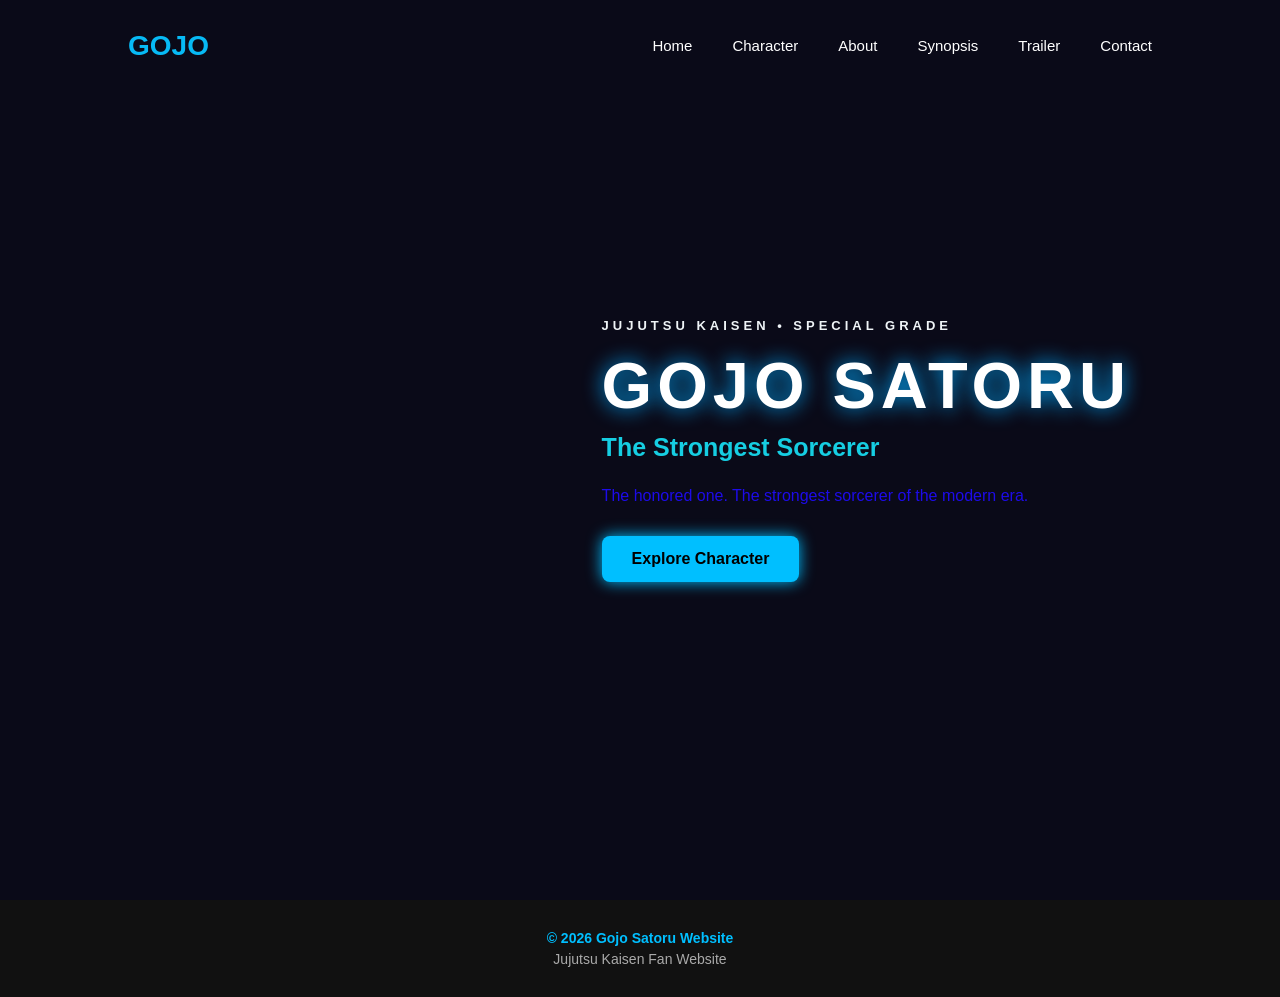
<file: index.html>
<!DOCTYPE html>
<html lang="id">

<head>
    <meta charset="UTF-8">
    <meta name="viewport" content="width=device-width, initial-scale=1.0">

    <title>Gojo Satoru</title>

    <link rel="stylesheet" href="style.css">
</head>

<body>

    <!-- Video Background -->
    <video class="bg-video" autoplay muted loop playsinline>
        <source src="asset/gojo5.mp4.mp4" type="video/mp4">
    </video>

    <!-- Navbar -->
    <nav class="navbar">
        <h2 class="logo">GOJO</h2>

        <ul class="nav-menu">
            <li><a href="index.html">Home</a></li>
            <li><a href="character.html">Character</a></li>
            <li><a href="about.html">About</a></li>
            <li><a href="synopsis.html">Synopsis</a></li>
            <li><a href="trailer.html">Trailer</a></li>
            <li><a href="contact.html">Contact</a></li>
        </ul>
    </nav>

    <!-- Hero Section -->
    <header class="hero">
        <div class="hero-content">

            <p class="tagline">
                JUJUTSU KAISEN • SPECIAL GRADE
            </p>

            <h1>GOJO SATORU</h1>

            <h2>The Strongest Sorcerer</h2>

            <p class="description">
                The honored one. The strongest sorcerer of the modern era.
            </p>

            <button onclick="window.location.href='character.html'">
                Explore Character
            </button>

        </div>
       </header>

    <!-- Footer -->
    <footer>
        <p>© 2026 Gojo Satoru Website</p>
        <p>Jujutsu Kaisen Fan Website</p>
    </footer>

</body>
</html>
</file>
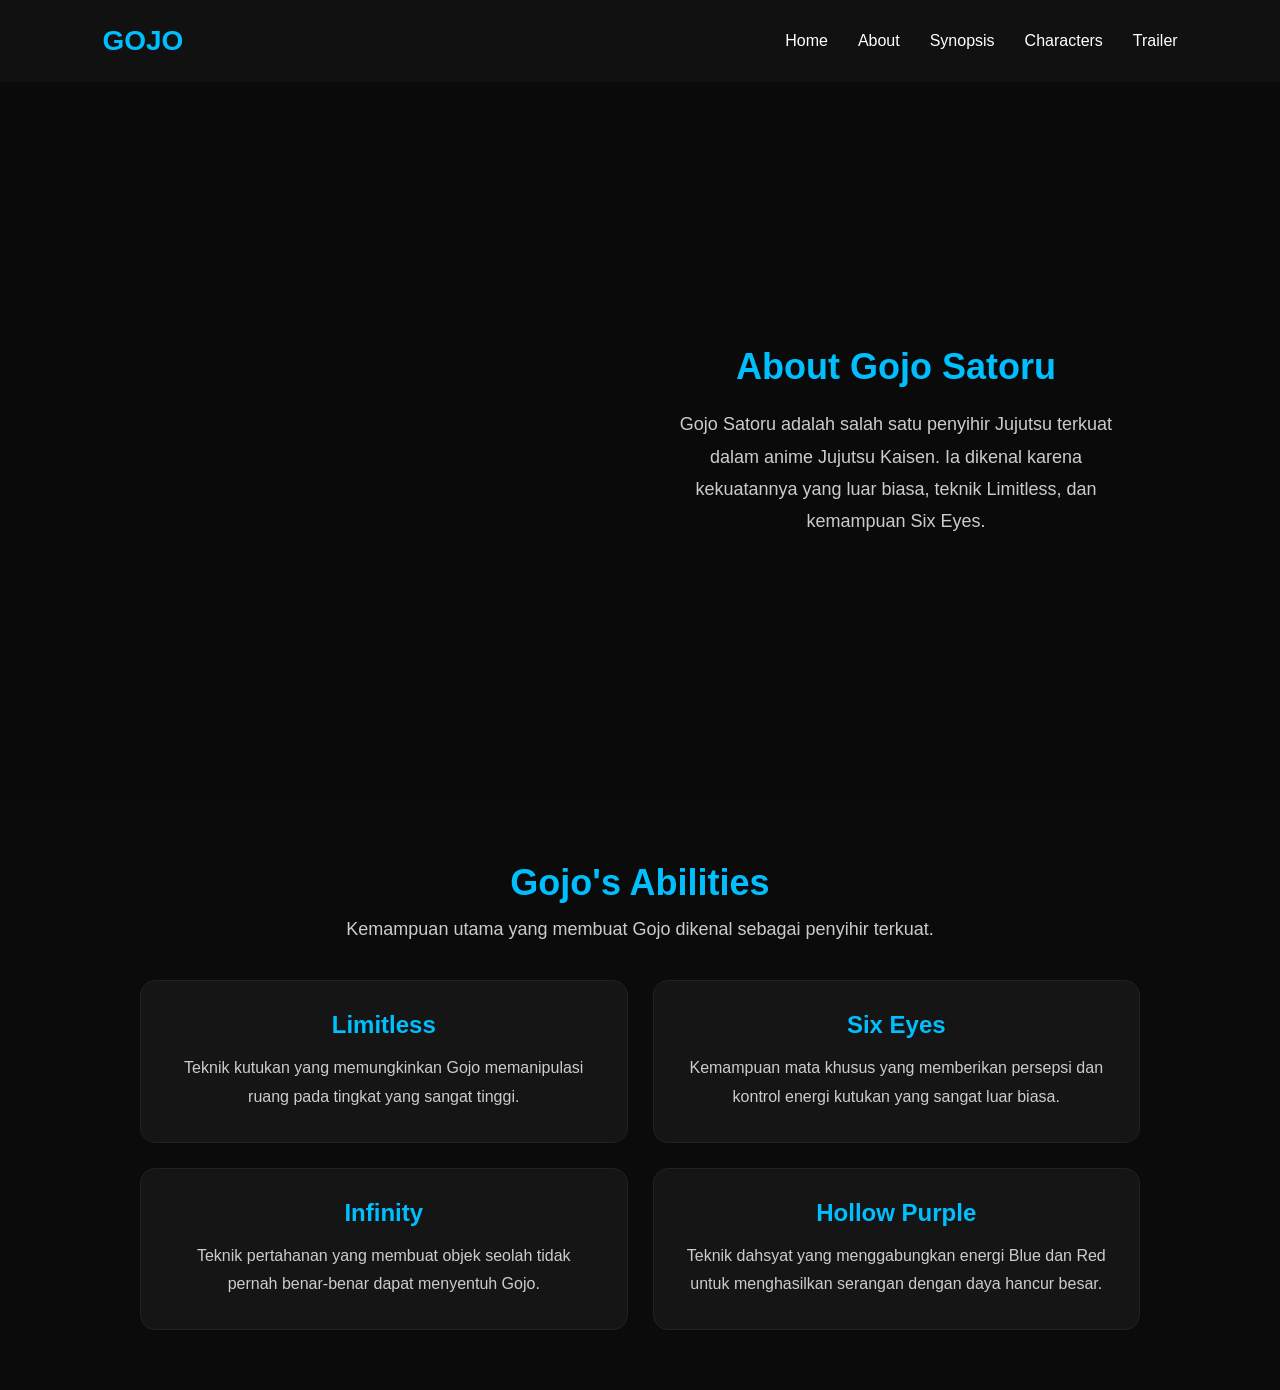
<file: about.html>
<!DOCTYPE html>
<html lang="en">
<head>
    <meta charset="UTF-8">
    <meta name="viewport" content="width=device-width, initial-scale=1.0">
    <title>About Gojo</title>
    <link rel="stylesheet" href="about.css">
</head>
<body>

    <nav>
    <div class="logo">GOJO</div>

    <ul>
        <li><a href="index.html">Home</a></li>
        <li><a href="about.html">About</a></li>
        <li><a href="synopsis.html">Synopsis</a></li>
        <li><a href="character.html">Characters</a></li>
        <li><a href="trailer.html">Trailer</a></li>
    </ul>
</nav>


    <section class="about">
    <div class="about-container">

        <!-- Video Gojo -->
        <div class="about-video">
            <video autoplay muted loop playsinline>
                <source src="asset/Gojo.mp4" type="video/mp4">
                Browser kamu tidak mendukung video.
            </video>
        </div>

        <!-- Deskripsi Gojo -->
        <div class="about-content">
            <h1>About Gojo Satoru</h1>

            <p>
                Gojo Satoru adalah salah satu penyihir Jujutsu
                terkuat dalam anime Jujutsu Kaisen.
                Ia dikenal karena kekuatannya yang luar biasa,
                teknik Limitless, dan kemampuan Six Eyes.
            </p>
        </div>

    </div>
</section>

    <!-- Kemampuan Gojo -->
    <section class="abilities">
        <h1>Gojo's Abilities</h1>
        <p class="abilities-subtitle">
            Kemampuan utama yang membuat Gojo dikenal sebagai penyihir terkuat.
        </p>

        <div class="ability-container">

            <div class="ability-card">
                <h2>Limitless</h2>
                <p>
                    Teknik kutukan yang memungkinkan Gojo memanipulasi ruang
                    pada tingkat yang sangat tinggi.
                </p>
            </div>

            <div class="ability-card">
                <h2>Six Eyes</h2>
                <p>
                    Kemampuan mata khusus yang memberikan persepsi dan kontrol
                    energi kutukan yang sangat luar biasa.
                </p>
            </div>

            <div class="ability-card">
                <h2>Infinity</h2>
                <p>
                    Teknik pertahanan yang membuat objek seolah tidak pernah
                    benar-benar dapat menyentuh Gojo.
                </p>
            </div>

            <div class="ability-card">
                <h2>Hollow Purple</h2>
                <p>
                    Teknik dahsyat yang menggabungkan energi Blue dan Red
                    untuk menghasilkan serangan dengan daya hancur besar.
                </p>
            </div>

        </div>
    </section>
    
</body>
</html>
</file>
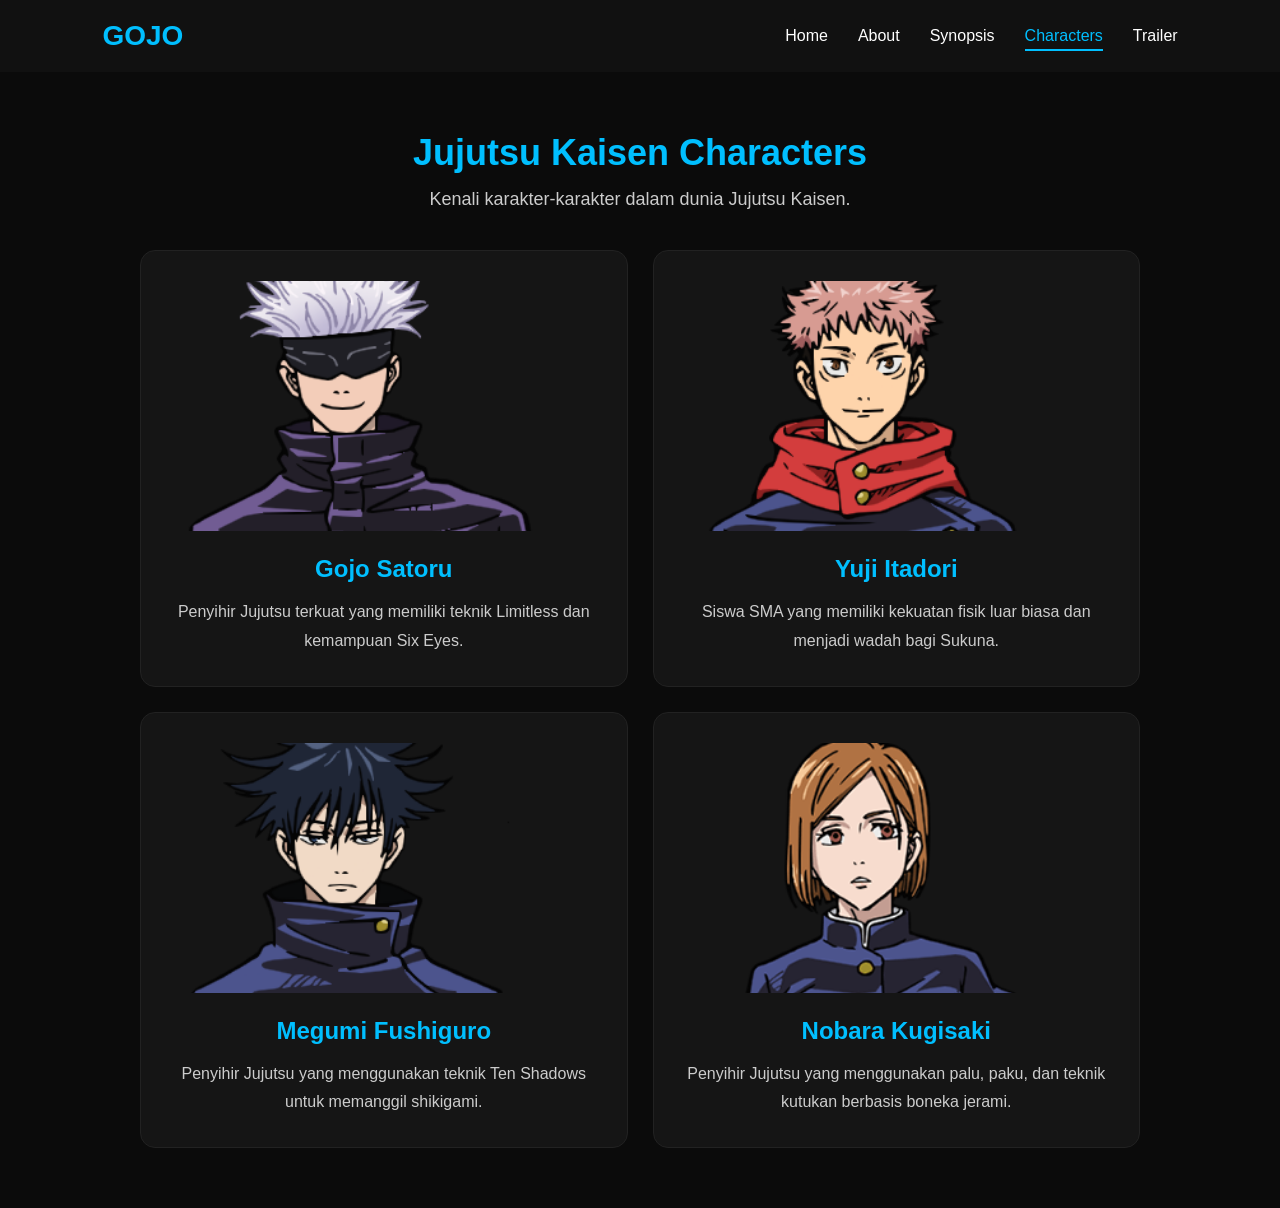
<file: character.html>
<!DOCTYPE html>
<html lang="id">
<head>
    <meta charset="UTF-8">
    <meta name="viewport" content="width=device-width, initial-scale=1.0">
    <title>Characters - Jujutsu Kaisen</title>
    <link rel="stylesheet" href="character.css">
    <script src="script.js" defer></script>
</head>
<body>

    <!-- Navbar -->
    <nav>
    <div class="logo">GOJO</div>

    <ul>
        <li><a href="index.html">Home</a></li>
        <li><a href="about.html">About</a></li>
        <li><a href="synopsis.html">Synopsis</a></li>
        <li><a href="character.html" class="active">Characters</a></li>
        <li><a href="trailer.html">Trailer</a></li>
    </ul>
</nav>

    <!-- Characters -->
    <section class="characters">

        <h1>Jujutsu Kaisen Characters</h1>
        <p class="subtitle">Kenali karakter-karakter dalam dunia Jujutsu Kaisen.</p>

        <div class="character-container">

            <!-- Gojo -->
            <div class="character-card" onclick="openGojoModal()">
    <img src="asset/gojo.jpg" alt="Gojo Satoru">
    <h2>Gojo Satoru</h2>
    <p>
        Penyihir Jujutsu terkuat yang memiliki teknik
        Limitless dan kemampuan Six Eyes.
    </p>
</div>
            <!-- Yuji -->
            <div class="character-card" onclick="openYujiModal()">

                <img src="asset/yuji.jpg" alt="Yuji Itadori">
                <h2>Yuji Itadori</h2>
                <p>
                    Siswa SMA yang memiliki kekuatan fisik luar biasa
                    dan menjadi wadah bagi Sukuna.
                </p>
            </div>

            <!-- Megumi -->
            <!-- Megumi -->
<div class="character-card" onclick="openMegumiModal()">

            <img src="asset/megumi.jpg" alt="Megumi">
                <h2>Megumi Fushiguro</h2>
                <p>
                    Penyihir Jujutsu yang menggunakan teknik
                    Ten Shadows untuk memanggil shikigami.
                </p>
            </div>

            <!-- Nobara -->
            <div class="character-card" onclick="openNobaraModal()">

                <img src="asset/nobara.jpg" alt="Nobara">
                <h2>Nobara Kugisaki</h2>
                <p>
                    Penyihir Jujutsu yang menggunakan palu,
                    paku, dan teknik kutukan berbasis boneka jerami.
                </p>
            </div>

        </div>

    </section>

    <!-- Popup Detail Gojo -->
<div id="gojoModal" class="modal" onclick="closeGojoModal()">
    <div class="modal-content">
        <span class="close" onclick="closeGojoModal()">&times;</span>

        <h2>Gojo Satoru</h2>

        <p>
            Satoru Gojo adalah salah satu penyihir Jujutsu terkuat
            dalam dunia Jujutsu Kaisen. Ia merupakan pengguna
            Six Eyes dan teknik Limitless.
        </p>

        <p>
            Gojo dikenal memiliki kemampuan luar biasa dalam
            pertarungan serta berperan sebagai guru bagi para
            penyihir Jujutsu muda.
        </p>
    </div>
</div>

<!-- Popup Detail Megumi -->
<div id="megumiModal" class="modal">
    <div class="modal-content">
        <span class="close" onclick="closeMegumiModal()">&times;</span>

        <h2>Megumi Fushiguro</h2>

        <p>
            Megumi Fushiguro adalah penyihir Jujutsu yang menggunakan
            teknik Ten Shadows untuk memanggil berbagai shikigami.
        </p>

        <p>
            Ia dikenal sebagai penyihir yang tenang dan memiliki
            potensi besar dalam dunia Jujutsu.
        </p>
    </div>
</div>


<!-- Popup Detail Nobara -->
<div id="nobaraModal" class="modal">
    <div class="modal-content">
        <span class="close" onclick="closeNobaraModal()">&times;</span>

        <h2>Nobara Kugisaki</h2>

        <p>
            Nobara Kugisaki adalah penyihir Jujutsu yang menggunakan
            palu, paku, dan teknik kutukan Straw Doll Technique.
        </p>

        <p>
            Ia memiliki kepribadian yang percaya diri, berani,
            dan tidak mudah menyerah dalam menghadapi musuh.
        </p>
    </div>
</div>



    <!-- Popup Detail Yuji -->
<div id="yujiModal" class="modal">
    <div class="modal-content">
        <span class="close" onclick="closeYujiModal()">&times;</span>

        <h2>Yuji Itadori</h2>

        <p>
            Yuji Itadori adalah siswa SMA yang memiliki kekuatan fisik
            luar biasa dan menjadi wadah bagi Ryomen Sukuna.
        </p>

        <p>
            Meskipun terlibat dalam dunia Jujutsu, Yuji tetap berusaha
            menghargai kehidupan manusia dan melindungi orang-orang di sekitarnya.
        </p>
    </div>
</div>

</body>
</html>
</file>
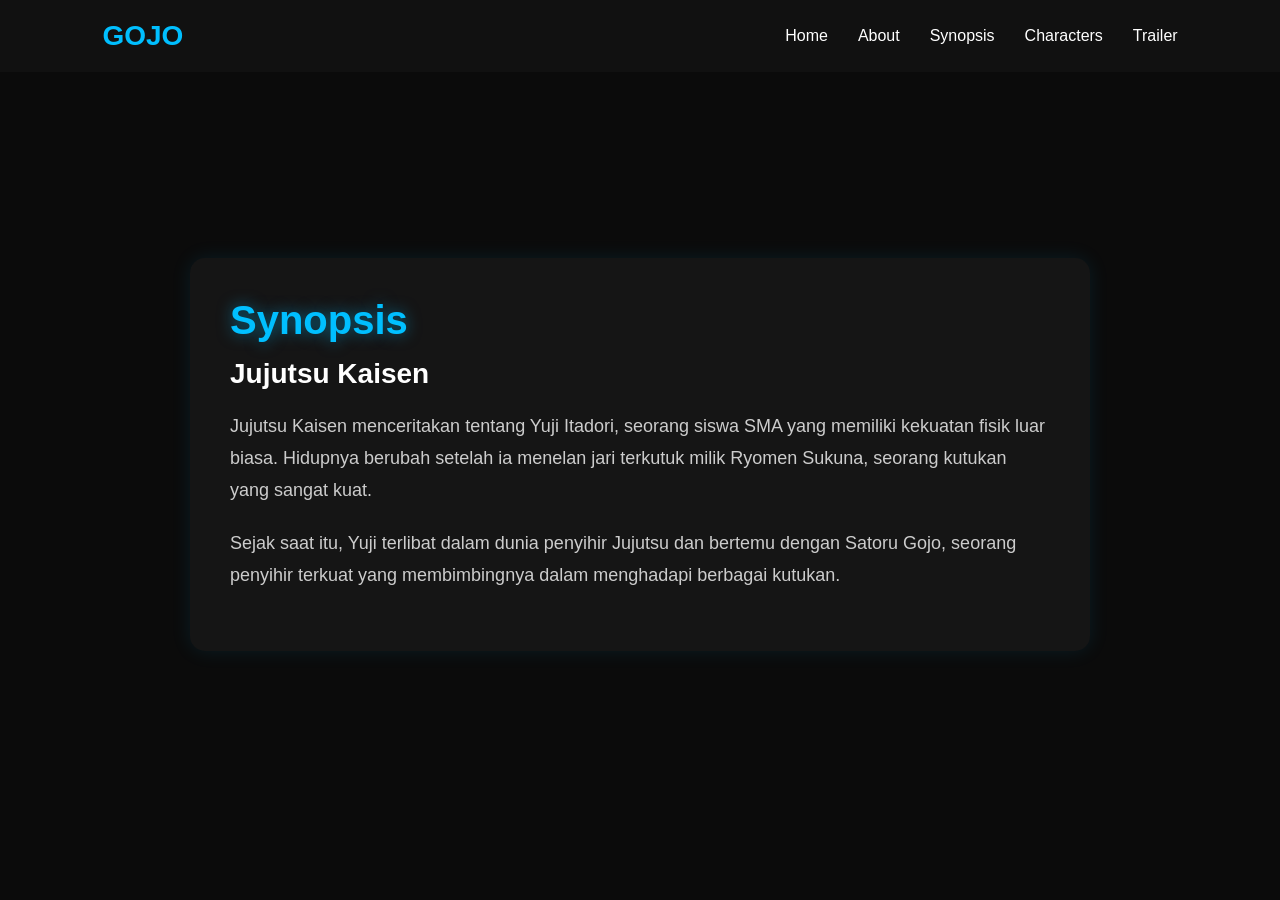
<file: synopsis.html>
<!DOCTYPE html>
<html lang="id">
<head>
    <meta charset="UTF-8">
    <meta name="viewport" content="width=device-width, initial-scale=1.0">
    <title>Synopsis - Jujutsu Kaisen</title>
    <link rel="stylesheet" href="synopsis.css">
</head>
<body>

    <!-- Navbar -->
    <nav>
    <div class="logo">GOJO</div>

    <ul>
        <li><a href="index.html">Home</a></li>
        <li><a href="about.html">About</a></li>
        <li><a href="synopsis.html">Synopsis</a></li>
        <li><a href="character.html">Characters</a></li>
        <li><a href="trailer.html">Trailer</a></li>
    </ul>
</nav>
    <!-- Synopsis -->
    <section class="synopsis">
        <div class="synopsis-content">
            <h1>Synopsis</h1>

            <h2>Jujutsu Kaisen</h2>

            <p>
                Jujutsu Kaisen menceritakan tentang Yuji Itadori,
                seorang siswa SMA yang memiliki kekuatan fisik luar biasa.
                Hidupnya berubah setelah ia menelan jari terkutuk milik
                Ryomen Sukuna, seorang kutukan yang sangat kuat.
            </p>

            <p>
                Sejak saat itu, Yuji terlibat dalam dunia penyihir Jujutsu
                dan bertemu dengan Satoru Gojo, seorang penyihir terkuat
                yang membimbingnya dalam menghadapi berbagai kutukan.
            </p>
        </div>
    </section>

</body>
</html>
</file>
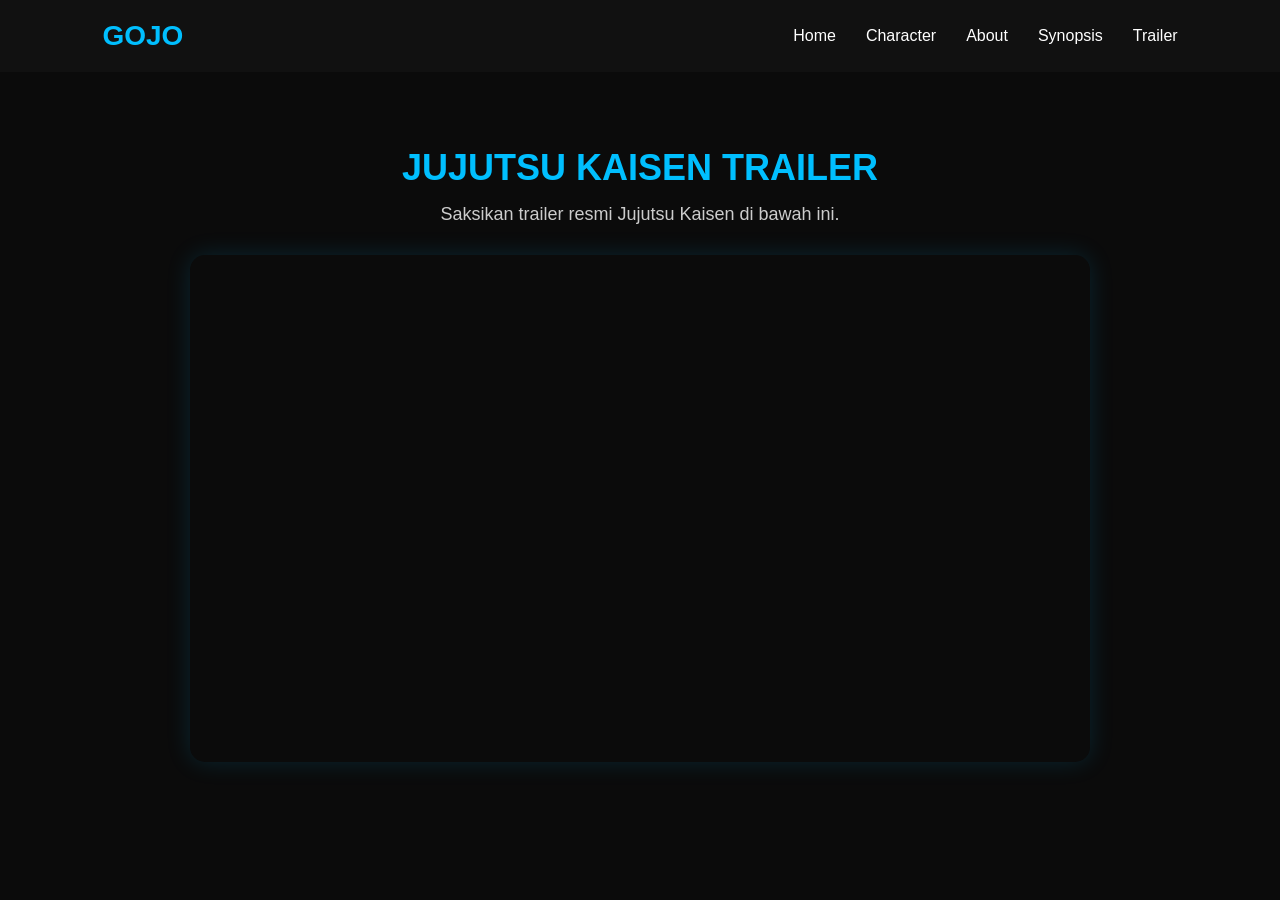
<file: trailer.html>
<!DOCTYPE html>
<html lang="id">
<head>
    <meta charset="UTF-8">
    <meta name="viewport" content="width=device-width, initial-scale=1.0">
    <title>Trailer - Jujutsu Kaisen</title>
    <link rel="stylesheet" href="trailer.css">
</head>
<body>

    <!-- Navbar -->
    <nav class="navbar">
        <h2 class="logo">GOJO</h2>

        <ul class="nav-menu">
            <li><a href="index.html">Home</a></li>
            <li><a href="character.html">Character</a></li>
            <li><a href="about.html">About</a></li>
            <li><a href="synopsis.html">Synopsis</a></li>
            <li><a href="trailer.html">Trailer</a></li>
        </ul>
    </nav>

    <!-- Trailer -->
    <section class="trailer">
        <h1>JUJUTSU KAISEN TRAILER</h1>
        <p>Saksikan trailer resmi Jujutsu Kaisen di bawah ini.</p>

        <div class="trailer-video">
            <iframe
                src="https://www.youtube.com/embed/RYI-WG_HFV8"
                title="Jujutsu Kaisen Trailer"
                allowfullscreen>
            </iframe>
        </div>
    </section>

</body>
</html>
</file>
<file: style.css>
/* RESET */
* {
    margin: 0;
    padding: 0;
    box-sizing: border-box;
}

/* BODY */
body {
    font-family: Arial, Helvetica, sans-serif;
    background-color: #0a0a18;
    color: white;
}

/* BACKGROUND VIDEO */
.bg-video {
    position: fixed;
    top: 0;
    left: 0;
    width: 100%;
    height: 100%;
    object-fit: cover;
    z-index: -2;
}

/* OVERLAY */
.overlay {
    position: fixed;
    top: 0;
    left: 0;
    width: 100%;
    height: 100%;
    background: rgba(0, 0, 0, 0.65);
    z-index: -1;
}

/* NAVBAR */
.navbar {
    position: absolute;
    top: 0;
    left: 0;
    width: 100%;
    padding: 30px 10%;
    display: flex;
    justify-content: space-between;
    align-items: center;
    z-index: 2;
}

/* LOGO */
.logo {
    color: #07baf5;
    font-size: 28px;
    font-weight: bold;
}

/* MENU NAVIGASI */
.nav-menu {
    display: flex;
    gap: 40px;
    list-style: none;
}

.nav-menu li {
    position: relative;
}

.nav-menu a {
    text-decoration: none;
    color: white;
    font-size: 15px;
    transition: 0.3s;
}

.nav-menu a:hover {
    color: #0ca0ea;
}

/* GARIS BAWAH MENU */
.nav-menu li::after {
    content: "";
    position: absolute;
    left: 0;
    bottom: -8px;
    width: 0;
    height: 2px;
    background: #00aaff;
    transition: width 0.3s ease;
}

.nav-menu li:hover::after {
    width: 100%;
}

/* HERO */
.hero {
    position: relative;
    height: 100vh;
    display: flex;
    justify-content: flex-end;
    align-items: center;
    z-index: 1;
}

/* KONTEN KANAN */
.hero-content {
    width: 45%;
    margin-right: 8%;
    text-align: left;
}

/* TAGLINE */
.tagline {
    font-size: 13px;
    letter-spacing: 4px;
    color: #eff4f7;
    margin-bottom: 15px;
    font-weight: bold;
}

/* JUDUL GOJO */
.hero-content h1 {
    font-size: 65px;
    font-weight: bold;
    letter-spacing: 5px;
    color: white;
    text-shadow: 0 0 20px #00aaff;
    animation: fadeIn 1.5s ease forwards;
}

/* SUBJUDUL */
.hero-content h2 {
    font-size: 25px;
    color: #16cee2;
    margin-top: 10px;
}

/* DESKRIPSI */
.hero-content .description {
    font-size: 16px;
    line-height: 1.8;
    color: #1d0be9;
    margin-top: 20px;
    animation: fadeIn 1.5s ease 0.5s forwards;
    opacity: 0;
}

/* TOMBOL */
.hero-content button {
    display: inline-block;
    margin-top: 25px;
    padding: 14px 30px;
    background-color: #00bfff;
    color: #000;
    border: none;
    border-radius: 8px;
    font-size: 16px;
    font-weight: bold;
    cursor: pointer;
    box-shadow: 0 0 15px #00bfff;
    transition: 0.3s;
    animation: fadeIn 1.5s ease 0.8s forwards;
    opacity: 0;
}

.hero-content button:hover {
    background-color: white;
    color: #00bfff;
    transform: scale(1.05);
    box-shadow: 0 0 30px #00bfff;
}

/* ANIMASI */
@keyframes fadeIn {
    from {
        opacity: 0;
        transform: translateY(30px);
    }

    to {
        opacity: 1;
        transform: translateY(0);
    }
}

/* TAMPILAN HP */
@media (max-width: 768px) {

    /* Navbar */
    .navbar {
        padding: 20px 5%;
        flex-direction: column;
        gap: 20px;
    }

    .logo {
        font-size: 24px;
    }

    /* Menu */
    .nav-menu {
        flex-wrap: wrap;
        justify-content: center;
        gap: 15px;
    }

    .nav-menu a {
        font-size: 12px;
    }

    /* Hero */
    .hero {
        min-height: 100vh;
        height: auto;
        padding: 150px 20px 50px;
        justify-content: center;
    }

    .hero-content {
        width: 100%;
        margin: 0;
        text-align: center;
    }

    /* Judul */
    .hero-content h1 {
        font-size: 36px;
        letter-spacing: 3px;
    }

    /* Subjudul */
    .hero-content h2 {
        font-size: 20px;
    }

    /* Deskripsi */
    .hero-content .description {
        font-size: 14px;
        line-height: 1.7;
    }

    /* Tombol */
    .hero-content button {
        padding: 12px 25px;
        font-size: 14px;
    }
}
/* FOOTER */
footer {
    background-color: #111;
    text-align: center;
    padding: 25px 10px;
    color: #aaa;
}

footer p {
    margin: 5px 0;
    font-size: 14px;
}

footer p:first-child {
    color: #00bfff;
    font-weight: bold;
}
</file>
<file: about.css>
/* Pengaturan Dasar */
* {
    margin: 0;
    padding: 0;
    box-sizing: border-box;
}

body {
    font-family: Arial, sans-serif;
    background: #0a0a0a;
    color: white;
}

/* Navbar */
nav {
    display: flex;
    justify-content: space-between;
    align-items: center;
    padding: 25px 8%;
    background: #111;
}

nav .logo {
    font-size: 28px;
    font-weight: bold;
    color: #00bfff;
}

nav ul {
    display: flex;
    gap: 30px;
    list-style: none;
}

nav ul li a {
    color: white;
    text-decoration: none;
    font-size: 16px;
    transition: 0.3s;
}

nav ul li a:hover {
    color: #00bfff;
}

/* Bagian About */
.about {
    min-height: 80vh;
    display: flex;
    flex-direction: column;
    justify-content: center;
    align-items: center;
    text-align: center;
    padding: 40px 10%;
}

.about-container {
    display: flex;
    align-items: center;
    justify-content: center;
    gap: 40px;
    max-width: 1100px;
    margin: 50px auto;
    padding: 20px;
}

/* Video Gojo */
.about-video {
    flex: 1;
    animation: fadeUp 1s ease;
}

.about-video video {
    width: 100%;
    max-width: 500px;
    border-radius: 15px;
    transition: transform 0.4s ease;
}

.about-video video:hover {
    transform: scale(1.03);
}

/* Deskripsi Gojo */
.about-content {
    flex: 1;
    color: white;
    animation: fadeUp 1.5s ease;
}

.about-content h1 {
    font-size: 36px;
    margin-bottom: 20px;
    color: #00bfff;
}

.about-content p {
    font-size: 18px;
    line-height: 1.8;
    color: #cccccc;
}

/* Animasi */
@keyframes fadeUp {
    from {
        opacity: 0;
        transform: translateY(30px);
    }

    to {
        opacity: 1;
        transform: translateY(0);
    }
}

/* Tampilan HP */
@media (max-width: 768px) {
    nav {
        flex-direction: column;
        gap: 20px;
    }

    nav ul {
        flex-wrap: wrap;
        justify-content: center;
        gap: 15px;
    }

    .about-container {
        flex-direction: column;
        gap: 30px;
    }

    .about-content h1 {
        font-size: 28px;
    }

    .about-content p {
        font-size: 16px;
    }
}

/* Kemampuan Gojo */
.abilities {
    padding: 60px 8%;
    text-align: center;
    background-color: #0b0b0b;
}

.abilities h1 {
    font-size: 36px;
    color: #00bfff;
    margin-bottom: 15px;
}

.abilities-subtitle {
    color: #ccc;
    font-size: 18px;
    margin-bottom: 40px;
}

.ability-container {
    display: grid;
    grid-template-columns: repeat(2, 1fr);
    gap: 25px;
    max-width: 1000px;
    margin: auto;
}

.ability-card {
    background-color: #151515;
    padding: 30px;
    border-radius: 15px;
    border: 1px solid #222;
    transition: 0.3s;
}

.ability-card h2 {
    color: #00bfff;
    margin-bottom: 15px;
}

.ability-card p {
    color: #ccc;
    line-height: 1.8;
}

.ability-card:hover {
    transform: translateY(-8px);
    border-color: #00bfff;
    box-shadow: 0 0 20px rgba(0, 191, 255, 0.2);
}

/* Tampilan HP */
@media (max-width: 768px) {
    .ability-container {
        grid-template-columns: 1fr;
    }

    .abilities h1 {
        font-size: 28px;
    }

    .abilities-subtitle {
        font-size: 16px;
    }
}
</file>
<file: character.css>
/* Reset */
* {
    margin: 0;
    padding: 0;
    box-sizing: border-box;
}

/* Background */
body {
    background-color: #0b0b0b;
    color: white;
    font-family: Arial, sans-serif;
}

/* Navbar */
nav {
    display: flex;
    justify-content: space-between;
    align-items: center;
    padding: 20px 8%;
    background-color: #111;
}

.logo {
    font-size: 28px;
    font-weight: bold;
    color: #00bfff;
}

nav ul {
    display: flex;
    list-style: none;
    gap: 30px;
}

nav ul li a {
    text-decoration: none;
    color: white;
    font-size: 16px;
    transition: 0.3s;
}

nav ul li a:hover {
    color: #00bfff;
}

/* Menu Aktif */
nav ul li a.active {
    color: #00bfff;
    border-bottom: 2px solid #00bfff;
    padding-bottom: 5px;
}

/* Bagian Characters */
.characters {
    padding: 60px 8%;
    text-align: center;
}

.characters h1 {
    font-size: 36px;
    color: #00bfff;
    margin-bottom: 15px;
}

.subtitle {
    color: #ccc;
    margin-bottom: 40px;
    font-size: 18px;
}

/* Kartu Karakter */
.character-container {
    display: grid;
    grid-template-columns: repeat(2, 1fr);
    gap: 25px;
    max-width: 1000px;
    margin: auto;
}

.character-card {
    background-color: #151515;
    padding: 30px;
    border-radius: 15px;
    border: 1px solid #222;
    transition: 0.3s;
    animation: fadeUp 0.8s ease both;
}

.character-card:nth-child(2) {
    animation-delay: 0.2s;
}

.character-card:nth-child(3) {
    animation-delay: 0.4s;
}

.character-card:nth-child(4) {
    animation-delay: 0.6s;
}

/* Gambar Karakter */
.character-card img {
    width: 100%;
    height: 250px;
    object-fit: cover;
    border-radius: 10px;
    margin-bottom: 20px;
    transition: transform 0.4s ease;
}

/* Nama Karakter */
.character-card h2 {
    color: #00bfff;
    margin-bottom: 15px;
    font-size: 24px;
}

/* Deskripsi Karakter */
.character-card p {
    color: #ccc;
    font-size: 16px;
    line-height: 1.8;
}

/* Efek Hover */
.character-card:hover {
    transform: translateY(-8px);
    box-shadow: 0 0 20px rgba(0, 191, 255, 0.2);
    border-color: #00bfff;
}

.character-card:hover img {
    transform: scale(1.05);
}

/* Animasi */
@keyframes fadeUp {
    from {
        opacity: 0;
        transform: translateY(30px);
    }

    to {
        opacity: 1;
        transform: translateY(0);
    }
}

/* Tampilan HP */
@media (max-width: 768px) {
    nav {
        flex-direction: column;
        gap: 20px;
    }

    nav ul {
        flex-wrap: wrap;
        justify-content: center;
        gap: 15px;
    }

    .characters {
        padding: 40px 5%;
    }

    .characters h1 {
        font-size: 28px;
    }

    .subtitle {
        font-size: 16px;
    }

    .character-container {
        grid-template-columns: 1fr;
    }

    .character-card {
        padding: 20px;
    }
}

/* POPUP DETAIL GOJO */
.modal {
    display: none;
    position: fixed;
    z-index: 100;
    left: 0;
    top: 0;
    width: 100%;
    height: 100%;
    background-color: rgba(0, 0, 0, 0.75);
    justify-content: center;
    align-items: center;
    padding: 20px;
}

.modal-content {
    position: relative;
    background-color: #151515;
    width: 100%;
    max-width: 600px;
    padding: 35px;
    border-radius: 15px;
    border: 1px solid #00bfff;
    box-shadow: 0 0 30px rgba(0, 191, 255, 0.3);
    animation: modalFade 0.3s ease;
}

.modal-content h2 {
    color: #00bfff;
    font-size: 30px;
    margin-bottom: 20px;
}

.modal-content p {
    color: #ccc;
    font-size: 16px;
    line-height: 1.8;
    margin-bottom: 15px;
}

/* Tombol X */
.close {
    position: absolute;
    top: 10px;
    right: 20px;
    color: white;
    font-size: 30px;
    cursor: pointer;
    transition: 0.3s;
}

.close:hover {
    color: #00bfff;
}

/* Animasi Popup */
@keyframes modalFade {
    from {
        opacity: 0;
        transform: scale(0.9);
    }

    to {
        opacity: 1;
        transform: scale(1);
    }
}

/* Popup di HP */
@media (max-width: 768px) {
    .modal-content {
        padding: 25px;
    }

    .modal-content h2 {
        font-size: 25px;
    }

    .modal-content p {
        font-size: 15px;
    }
}
</file>
<file: synopsis.css>
/* Reset */
* {
    margin: 0;
    padding: 0;
    box-sizing: border-box;
}

/* Background */
body {
    background-color: #0b0b0b;
    color: white;
    font-family: Arial, sans-serif;
}

/* Navbar */
nav {
    display: flex;
    justify-content: space-between;
    align-items: center;
    padding: 20px 8%;
    background-color: #111;
}

.logo {
    font-size: 28px;
    font-weight: bold;
    color: #00bfff;
}

nav ul {
    display: flex;
    list-style: none;
    gap: 30px;
}

nav ul li a {
    text-decoration: none;
    color: white;
    font-size: 16px;
    transition: 0.3s;
}

nav ul li a:hover {
    color: #00bfff;
}

/* Synopsis */
.synopsis {
    min-height: 85vh;
    display: flex;
    align-items: center;
    justify-content: center;
    padding: 50px 8%;
}

.synopsis-content {
    max-width: 900px;
    width: 100%;
    background-color: #151515;
    padding: 40px;
    border-radius: 15px;
    box-shadow: 0 0 20px rgba(0, 191, 255, 0.1);
    animation: fadeUp 1s ease;
}

.synopsis-content h1 {
    font-size: 40px;
    color: #00bfff;
    margin-bottom: 15px;
    text-shadow: 0 0 15px rgba(0, 191, 255, 0.5);
}

.synopsis-content h2 {
    font-size: 28px;
    margin-bottom: 20px;
}

.synopsis-content p {
    font-size: 18px;
    line-height: 1.8;
    color: #ccc;
    margin-bottom: 20px;
    transition: color 0.3s ease;
}

.synopsis-content p:hover {
    color: white;
}

/* Animasi */
@keyframes fadeUp {
    from {
        opacity: 0;
        transform: translateY(30px);
    }

    to {
        opacity: 1;
        transform: translateY(0);
    }
}

/* Tampilan HP */
@media (max-width: 768px) {
    nav {
        flex-direction: column;
        gap: 20px;
    }

    nav ul {
        flex-wrap: wrap;
        justify-content: center;
        gap: 15px;
    }

    .synopsis {
        padding: 30px 5%;
    }

    .synopsis-content {
        padding: 25px;
    }

    .synopsis-content h1 {
        font-size: 32px;
    }

    .synopsis-content h2 {
        font-size: 24px;
    }

    .synopsis-content p {
        font-size: 16px;
    }
}
</file>
<file: trailer.css>
/* Reset */
* {
    margin: 0;
    padding: 0;
    box-sizing: border-box;
}

/* Background */
body {
    background-color: #0b0b0b;
    color: white;
    font-family: Arial, sans-serif;
}

/* Navbar */
.navbar {
    display: flex;
    justify-content: space-between;
    align-items: center;
    padding: 20px 8%;
    background-color: #111;
}

.logo {
    font-size: 28px;
    font-weight: bold;
    color: #00bfff;
}

.nav-menu {
    display: flex;
    list-style: none;
    gap: 30px;
}

.nav-menu a {
    text-decoration: none;
    color: white;
    font-size: 16px;
    transition: 0.3s;
}

.nav-menu a:hover {
    color: #00bfff;
}

/* Bagian Trailer */
.trailer {
    min-height: 85vh;
    display: flex;
    flex-direction: column;
    align-items: center;
    justify-content: center;
    padding: 50px 8%;
    text-align: center;
}

.trailer h1 {
    font-size: 36px;
    color: #00bfff;
    margin-bottom: 15px;
}

.trailer p {
    color: #ccc;
    font-size: 18px;
    margin-bottom: 30px;
}

/* Video Trailer */
.trailer-video {
    width: 100%;
    max-width: 900px;
    aspect-ratio: 16 / 9;
    overflow: hidden;
    border-radius: 15px;
    box-shadow: 0 0 25px rgba(0, 191, 255, 0.15);
}

.trailer-video iframe {
    width: 100%;
    height: 100%;
    border: none;
}

/* Tampilan HP */
@media (max-width: 768px) {
    .navbar {
        flex-direction: column;
        gap: 20px;
    }

    .nav-menu {
        flex-wrap: wrap;
        justify-content: center;
        gap: 15px;
    }

    .trailer {
        padding: 40px 5%;
    }

    .trailer h1 {
        font-size: 28px;
    }

    .trailer p {
        font-size: 16px;
    }
}
</file>
